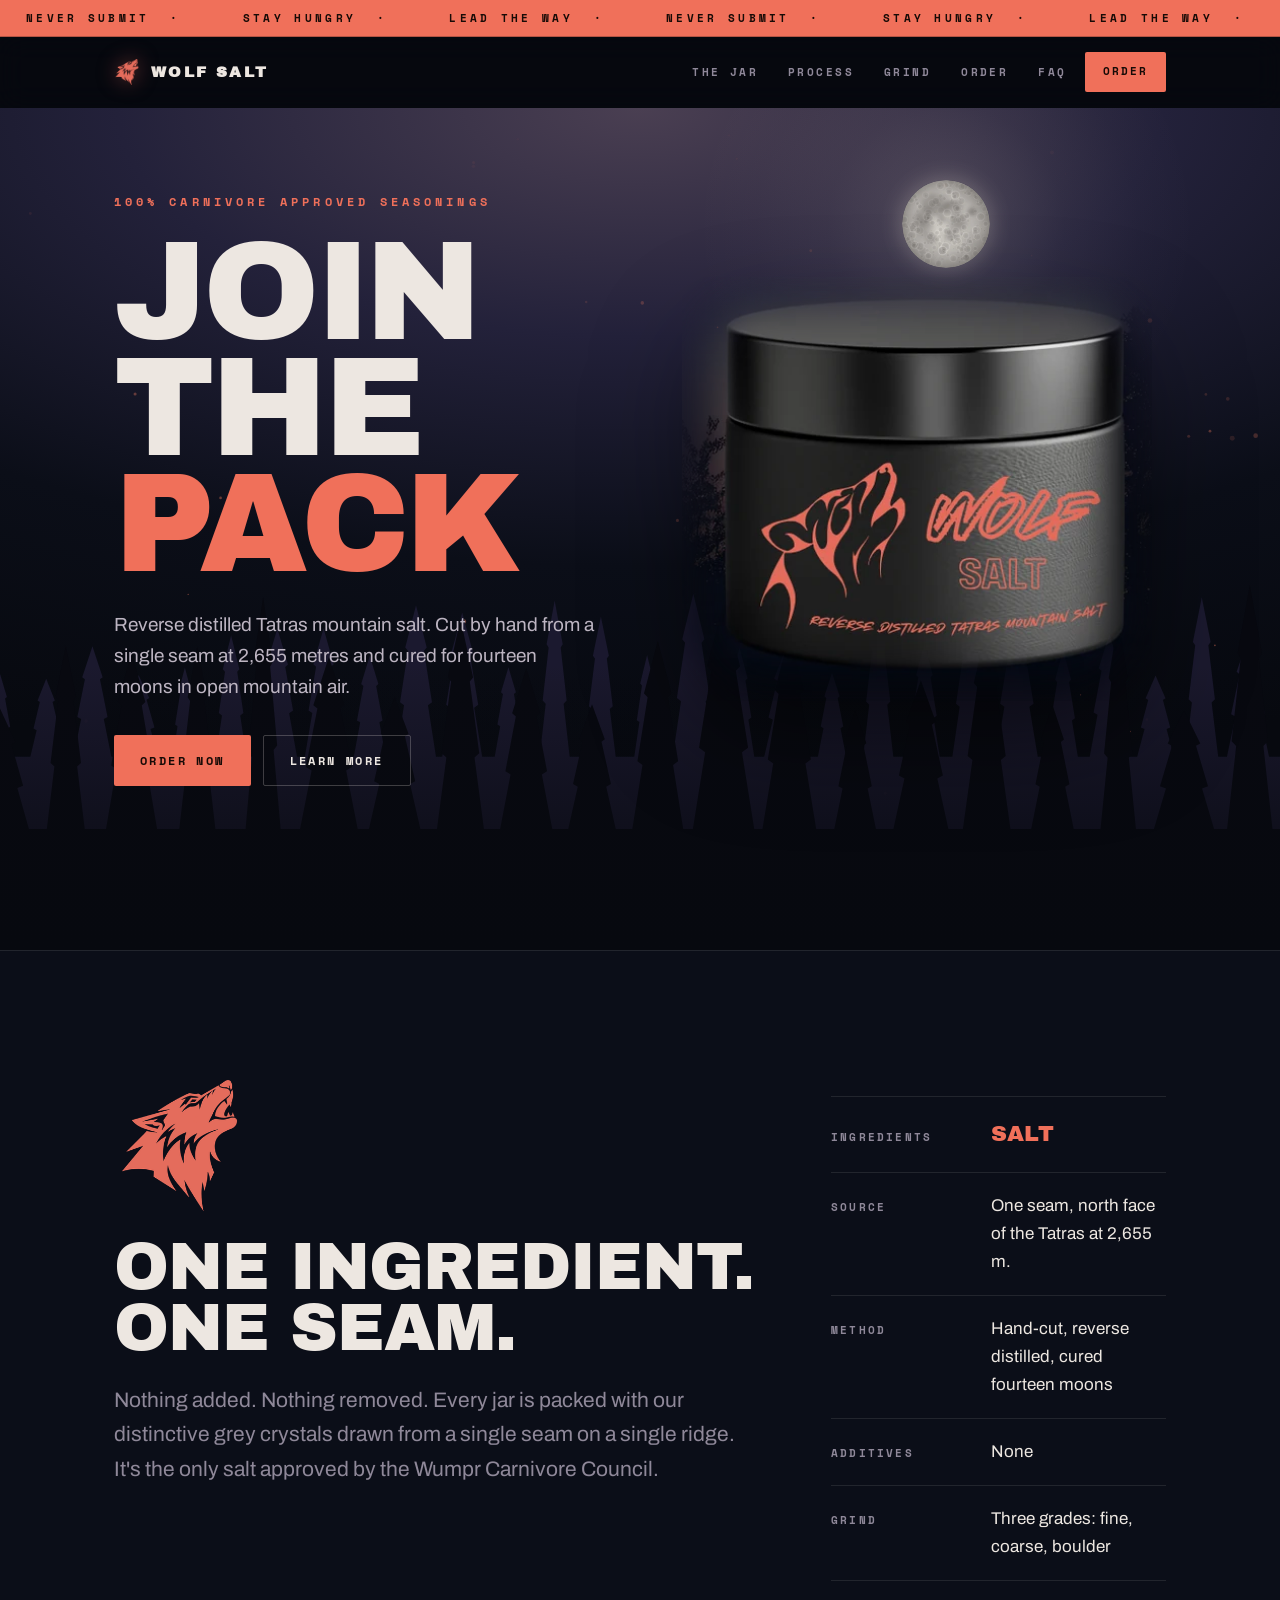
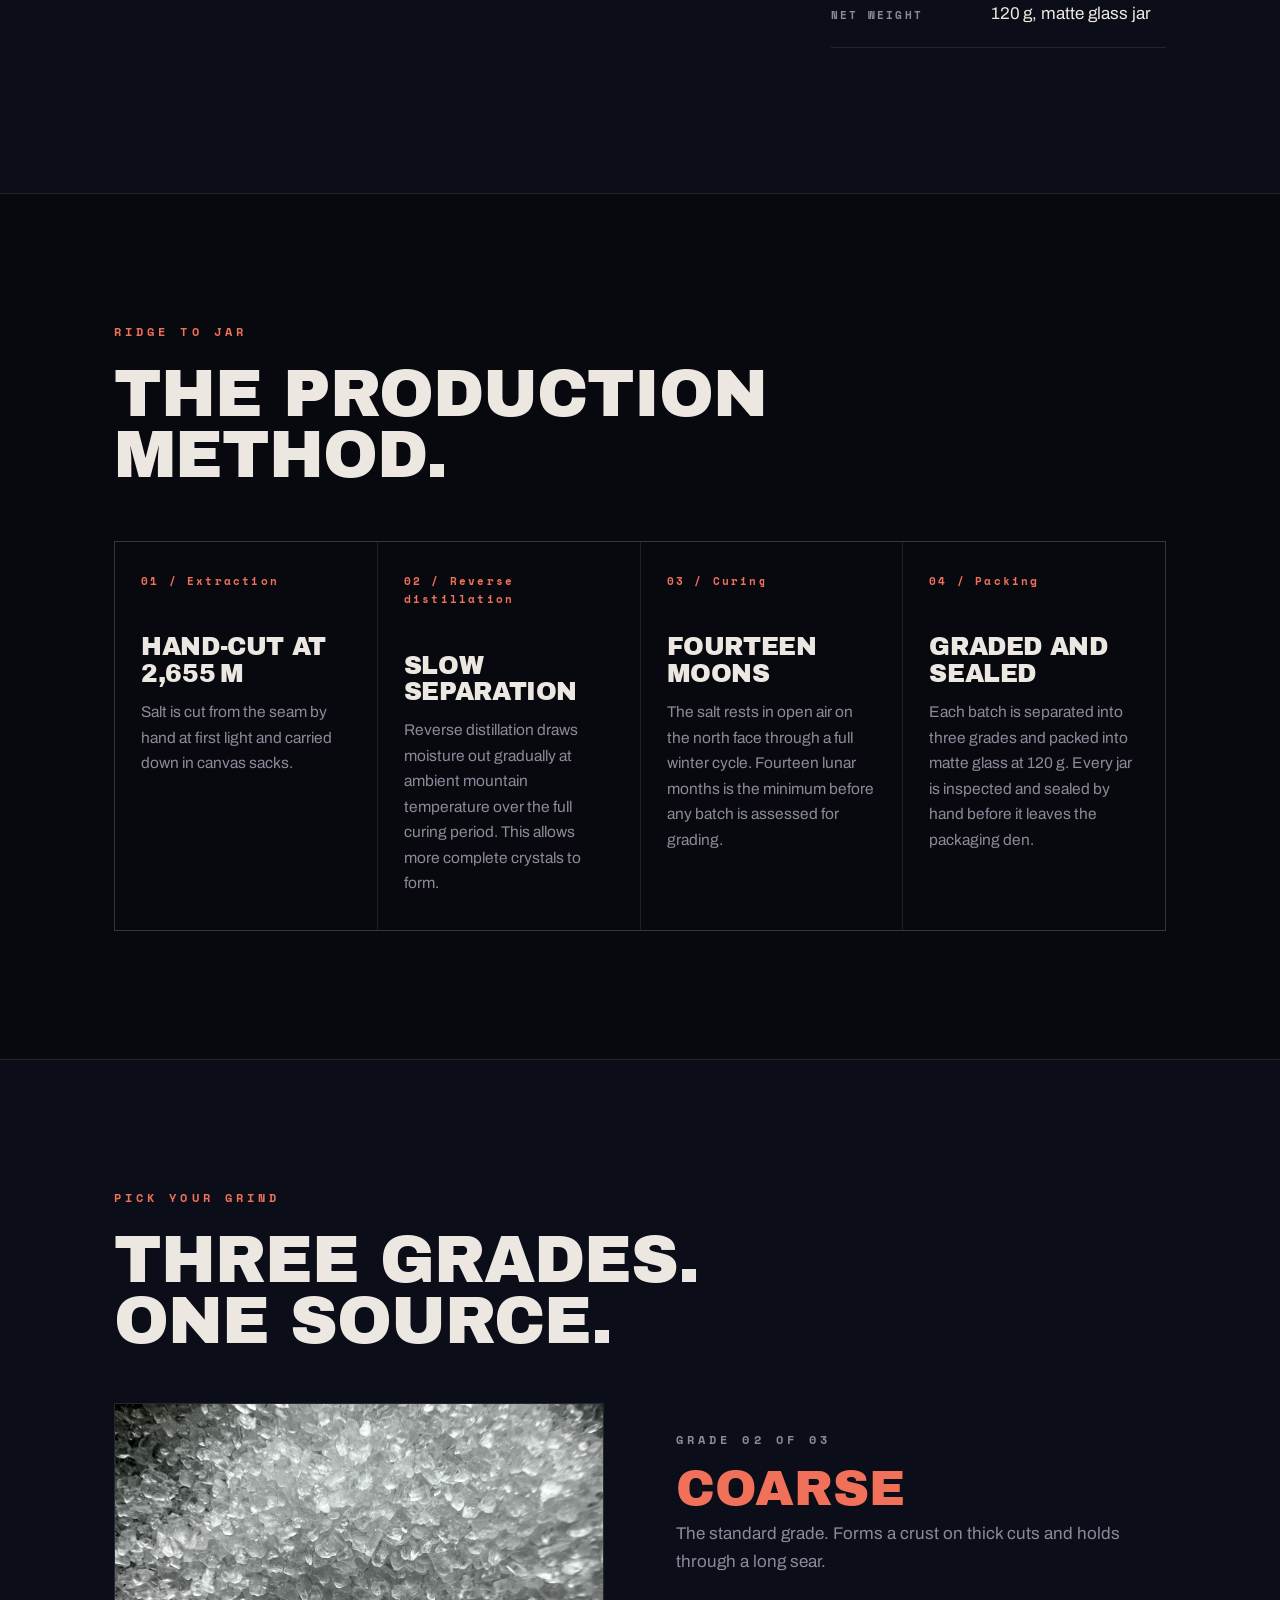
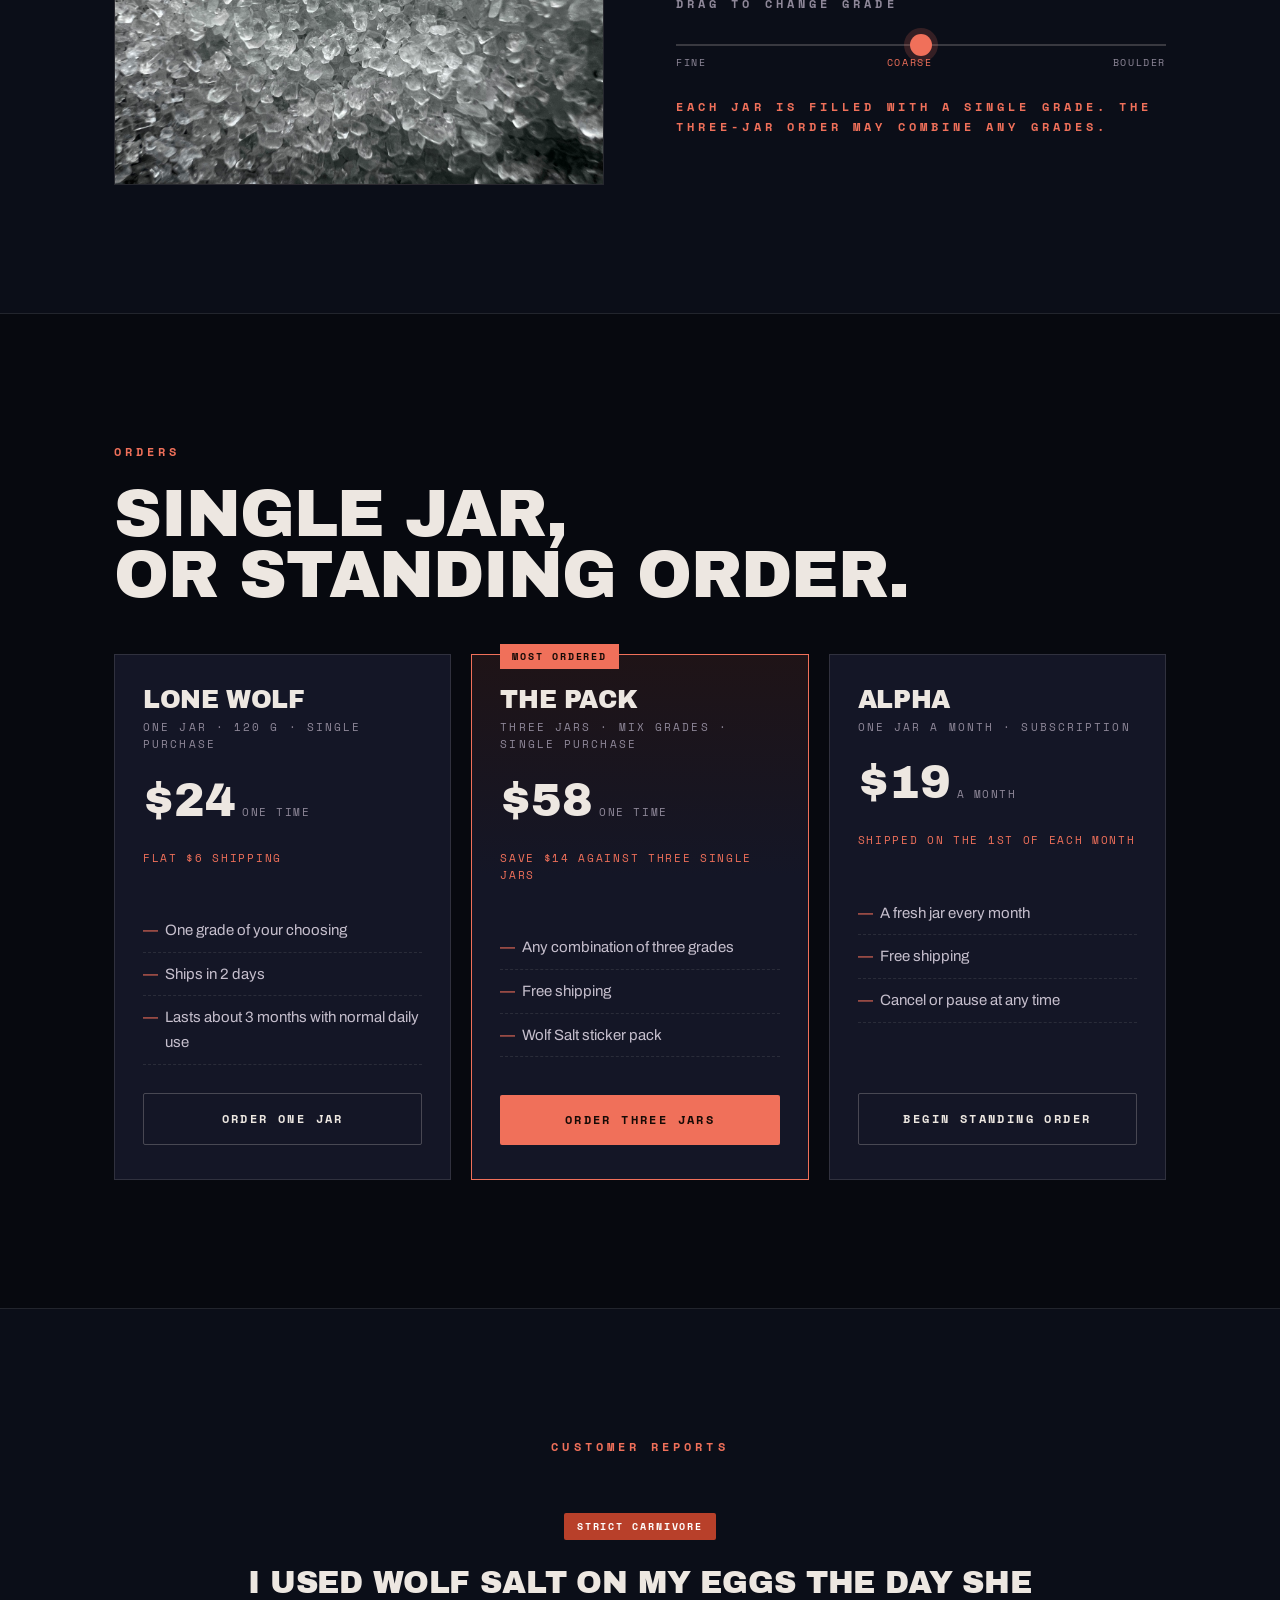
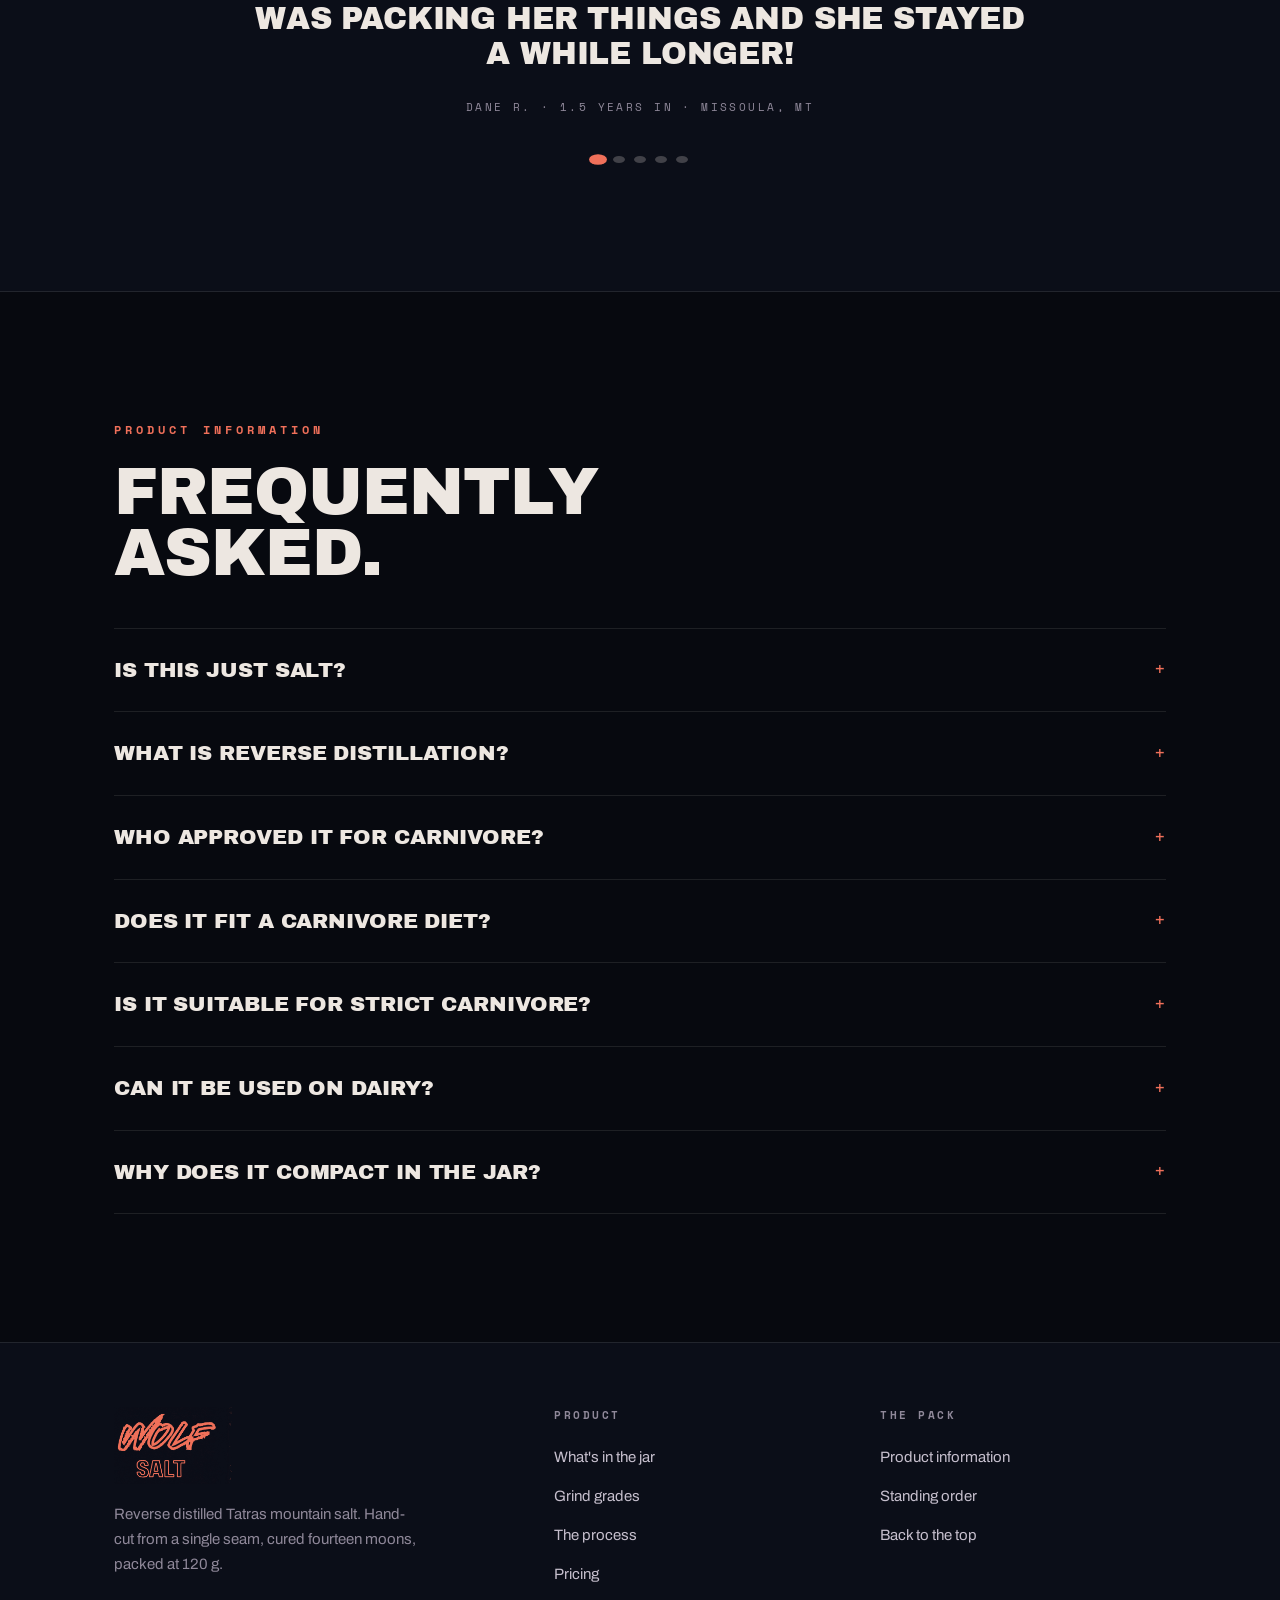
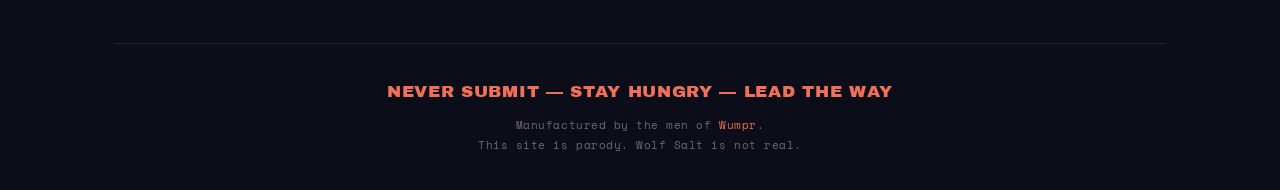
<file: index.html>
<!DOCTYPE html>
<html lang="en">
<head>
<meta charset="utf-8">
<meta name="viewport" content="width=device-width, initial-scale=1">
<title>Wolf Salt</title>
<meta name="description" content="One ingredient. Fourteen moons on the north face. Reverse distilled Tatras mountain salt from the men of Wumpr.">
<link rel="icon" href="img/wolf2.transparent.png">
<link rel="preconnect" href="https://fonts.googleapis.com">
<link rel="preconnect" href="https://fonts.gstatic.com" crossorigin>
<link href="https://fonts.googleapis.com/css2?family=Archivo+Black&family=Archivo:wght@400;500;600;700&family=Space+Mono:wght@400;700&family=Caveat+Brush&display=swap" rel="stylesheet">
<link rel="stylesheet" href="styles.css">
<link rel="preload" as="image" href="img/wolfsalt_fine.jpg" fetchpriority="low">
<link rel="preload" as="image" href="img/wolfsalt_boulder.jpg" fetchpriority="low">
</head>
<body>

<!-- ===== mantra ticker: the three lines off the poster ===== -->
<div class="ticker" aria-hidden="true">
  <div class="ticker__track" id="tick"></div>
</div>

<!-- ===== nav ===== -->
<header class="nav" id="nav">
  <div class="wrap nav__in">
    <a class="brand" href="#top">
      <img src="img/wolf2.transparent.png" alt="">
      <b>Wolf&nbsp;Salt</b>
    </a>
    <nav class="nav__links" id="links">
      <a href="#jar">The jar</a>
      <a href="#process">Process</a>
      <a href="#grind">Grind</a>
      <a href="#buy">Order</a>
      <a href="#faq">FAQ</a>
    </nav>
    <a class="btn btn--fill btn--sm" href="#buy">Order</a>
    <button class="nav__toggle" id="burger" aria-expanded="false" aria-controls="links" aria-label="Open menu">
      <svg width="22" height="22" viewBox="0 0 22 22" fill="none" stroke="currentColor" stroke-width="1.7">
        <path d="M2 6h18M2 11h18M2 16h18"/>
      </svg>
    </button>
  </div>
</header>

<!-- ===== hero ===== -->
<section class="hero" id="top">
  <div class="hero__sky"></div>
  <div class="hero__moon" aria-hidden="true"></div>
  <canvas id="embers"></canvas>
  <svg id="treeline" viewBox="0 0 1440 300" preserveAspectRatio="none" aria-hidden="true"></svg>
  <div class="hero__fog"></div>

  <div class="wrap hero__in">
    <div>
      <p class="eyebrow reveal">100% carnivore approved seasonings</p>
      <h1 class="reveal" data-d="1">Join<br>the <em>pack</em></h1>
      <p class="hero__sub reveal" data-d="2">Reverse distilled Tatras mountain salt. Cut by hand from a single seam at 2,655 metres and cured for fourteen moons in open mountain air.</p>
      <div class="hero__cta reveal" data-d="3">
        <a class="btn btn--fill" href="#buy">Order now</a>
        <a class="btn btn--ghost" href="#jar">Learn more</a>
      </div>
    </div>

    <div class="hero__jar reveal" data-d="2">
      <img src="img/jar.webp" alt="A matte black jar of Wolf Salt with a coral howling wolf on the label" width="463" height="418">
    </div>
  </div>
</section>

<!-- ===== spec sheet ===== -->
<section class="band spec" id="jar">
  <div class="wrap spec__grid">
    <div>
      <img class="spec__mark reveal" src="img/wolf2.transparent.png" alt="">
      <h2 class="reveal" data-d="1">One&nbsp;ingredient.<br>One&nbsp;seam.</h2>
      <p class="lede reveal" data-d="2" style="margin-top:24px">Nothing added. Nothing removed. Every jar is packed with our distinctive grey crystals drawn from a single seam on a single ridge. It's the only salt approved by the Wumpr Carnivore Council.</p>
    </div>

    <dl class="rows reveal" data-d="1">
      <div class="row row--big"><dt>Ingredients</dt><dd>Salt</dd></div>
      <div class="row"><dt>Source</dt><dd>One seam, north face of the Tatras at 2,655&thinsp;m.</dd></div>
      <div class="row"><dt>Method</dt><dd>Hand-cut, reverse distilled, cured fourteen moons</dd></div>
      <div class="row"><dt>Additives</dt><dd>None</dd></div>
      <div class="row"><dt>Grind</dt><dd>Three grades: fine, coarse, boulder</dd></div>
      <div class="row"><dt>Net weight</dt><dd>120&thinsp;g, matte glass jar</dd></div>
    </dl>
  </div>
</section>

<!-- ===== process: a real four-step sequence, so it gets numbers ===== -->
<section class="band" id="process">
  <div class="wrap">
    <p class="eyebrow reveal">Ridge to jar</p>
    <h2 class="reveal" data-d="1">The production<br>method.</h2>
    <div class="steps">
      <article class="step reveal">
        <span class="step__n">01 / Extraction</span>
        <h3>Hand-cut at 2,655&thinsp;m</h3>
        <p>Salt is cut from the seam by hand at first light and carried down in canvas sacks.</p>
      </article>
      <article class="step reveal" data-d="1">
        <span class="step__n">02 / Reverse distillation</span>
        <h3>Slow separation</h3>
        <p>Reverse distillation draws moisture out gradually at ambient mountain temperature over the full curing period. This allows more complete crystals to form.</p>
      </article>
      <article class="step reveal" data-d="2">
        <span class="step__n">03 / Curing</span>
        <h3>Fourteen moons</h3>
        <p>The salt rests in open air on the north face through a full winter cycle. Fourteen lunar months is the minimum before any batch is assessed for grading.</p>
      </article>
      <article class="step reveal" data-d="3">
        <span class="step__n">04 / Packing</span>
        <h3>Graded and sealed</h3>
        <p>Each batch is separated into three grades and packed into matte glass at 120&thinsp;g. Every jar is inspected and sealed by hand before it leaves the packaging den.</p>
      </article>
    </div>
  </div>
</section>

<!-- ===== grind selector ===== -->
<section class="band grind" id="grind">
  <div class="wrap">
    <p class="eyebrow reveal">Pick your grind</p>
    <h2 class="reveal" data-d="1">Three grades.<br>One&nbsp;source.</h2>
    <div class="grind__grid" style="margin-top:52px">
      <div class="grind__stage reveal">
        <img id="grains" src="img/wolfsalt_coarse.jpg" alt="Wolf Salt, coarse grade">
      </div>
      <div class="reveal" data-d="1">
        <p class="eyebrow mute" style="margin-bottom:0">Grade <span id="gnum">02</span> of 03</p>
        <p class="grind__name" id="gname">Coarse</p>
        <p class="grind__for" id="gfor">The standard grade. Forms a crust on thick cuts and holds through a long sear.</p>
        <label for="grindRange" class="eyebrow mute" style="display:block;margin:0">Drag to change grade</label>
        <input class="slider" id="grindRange" type="range" min="0" max="2" step="1" value="1"
               autocomplete="off" aria-label="Salt grind grade" aria-valuetext="Coarse">
        <div class="slider__scale" id="gscale">
          <span>Fine</span><span>Coarse</span><span>Boulder</span>
        </div>
        <p class="eyebrow reveal" style="margin-top:26px">Each jar is filled with a single grade. The three-jar order may combine any grades.</p>
      </div>
    </div>
  </div>
</section>

<!-- ===== pricing ===== -->
<section class="band" id="buy">
  <div class="wrap">
    <p class="eyebrow reveal">Orders</p>
    <h2 class="reveal" data-d="1">Single jar,<br>or standing order.</h2>
    <div class="tiers">
      <article class="tier reveal">
        <h3>Lone Wolf</h3>
        <p class="tier__blurb">One jar · 120 g · single purchase</p>
        <p class="price">$24 <small>one time</small></p>
        <p class="tier__save">Flat $6 shipping</p>
        <ul>
          <li>One grade of your choosing</li>
          <li>Ships in 2 days</li>
          <li>Lasts about 3 months with normal daily use</li>
        </ul>
        <button class="btn btn--ghost js-order" type="button">Order one jar</button>
      </article>

      <article class="tier tier--lead reveal" data-d="1">
        <span class="tier__flag">Most ordered</span>
        <h3>The Pack</h3>
        <p class="tier__blurb">Three jars · mix grades · single purchase</p>
        <p class="price">$58 <small>one time</small></p>
        <p class="tier__save">Save $14 against three single jars</p>
        <ul>
          <li>Any combination of three grades</li>
          <li>Free shipping</li>
          <li>Wolf Salt sticker pack</li>
        </ul>
        <button class="btn btn--fill js-order" type="button">Order three jars</button>
      </article>

      <article class="tier reveal" data-d="2">
        <h3>Alpha</h3>
        <p class="tier__blurb">One jar a month · subscription</p>
        <p class="price">$19 <small>a month</small></p>
        <p class="tier__save">Shipped on the 1st of each month</p>
        <ul>
          <li>A fresh jar every month</li>
          <li>Free shipping</li>
          <li>Cancel or pause at any time</li>
        </ul>
        <button class="btn btn--ghost js-order" type="button">Begin standing order</button>
      </article>
    </div>
  </div>
</section>

<!-- ===== voices ===== -->
<section class="band voices">
  <div class="wrap">
    <p class="eyebrow reveal" style="text-align:center">Customer reports</p>
    <div class="voices__slot">
      <figure class="quote" id="quote">
        <span class="flair flair--strict" id="qflair">Strict carnivore</span>
        <blockquote id="qtext">I used wolf salt on my eggs the day she was packing her things and she stayed a while longer!</blockquote>
        <figcaption id="qwho">Dane R. · 14 months in · Missoula, MT</figcaption>
      </figure>
    </div>
    <div class="dots" id="dots"></div>
  </div>
</section>

<!-- ===== faq ===== -->
<section class="band" id="faq">
  <div class="wrap">
    <p class="eyebrow reveal">Product information</p>
    <h2 class="reveal" data-d="1">Frequently<br>asked.</h2>
    <div class="faq__list reveal" data-d="2" id="faqList">
      <div class="q">
        <button class="q__btn">Is this just salt?<span class="q__sign">+</span></button>
        <div class="q__body"><p>Yes, but it's no ordinary salt. Supermarket salt is industrially boiled out of brine and dried within a single afternoon with anti-caking agents and iodine added. Wolf Salt is cut by hand from one seam on the north face of the Tatras at 2,655&thinsp;m and cured in open air for fourteen moons with no additional chemicals added.</p></div>
      </div>
      <div class="q">
        <button class="q__btn">What is reverse distillation?<span class="q__sign">+</span></button>
        <div class="q__body"><p>A method developed in-house and used exclusively on this seam. Industrial processing applies heat to drive moisture off quickly. Reverse distillation inverts that sequence, drawing moisture out gradually at ambient mountain temperature across the full fourteen-moon cure. The result is a denser, more irregular but fully formed crystal.</p></div>
      </div>
      <div class="q">
        <button class="q__btn">Who approved it for carnivore?<span class="q__sign">+</span></button>
        <div class="q__body"><p>The Wumpr Carnivore Council, the standards body established by our founders to assess salt for carnivore use. Wolf Salt is the only officially carnivore-approved salt available and it carries the Council mark on every jar.</p></div>
      </div>
      <div class="q">
        <button class="q__btn">Does it fit a carnivore diet?<span class="q__sign">+</span></button>
        <div class="q__body"><p>The jar contains salt and nothing else. No plant matter and no carbohydrates.</p></div>
      </div>
      <div class="q">
        <button class="q__btn">Is it suitable for strict carnivore?<span class="q__sign">+</span></button>
        <div class="q__body"><p>Yes. Wolf Salt is a single ingredient with no additives, carriers or anti-caking agents. It is approved for strict carnivore use by the Council.</p></div>
      </div>
      <div class="q">
        <button class="q__btn">Can it be used on dairy?<span class="q__sign">+</span></button>
        <div class="q__body"><p>Yes. The coarse grade in particular is well suited to hard cheese and butter.</p></div>
      </div>
      <div class="q">
        <button class="q__btn">Why does it compact in the jar?<span class="q__sign">+</span></button>
        <div class="q__body"><p>No anti-caking agents are used. Compaction is expected and is easily reversed with light pressure from a spoon or finger.</p></div>
      </div>
    </div>
  </div>
</section>

<!-- ===== footer ===== -->
<footer class="foot">
  <div class="wrap">
    <div class="foot__top">
      <div>
        <img class="mark" src="img/wordmark.webp" alt="Wolf Salt">
        <p style="color:#8f8899;max-width:34ch;font-size:15px">Reverse distilled Tatras mountain salt. Hand-cut from a single seam, cured fourteen moons, packed at 120&thinsp;g.</p>
      </div>
      <div>
        <h4>Product</h4>
        <ul>
          <li><a href="#jar">What's in the jar</a></li>
          <li><a href="#grind">Grind grades</a></li>
          <li><a href="#process">The process</a></li>
          <li><a href="#buy">Pricing</a></li>
        </ul>
      </div>
      <div>
        <h4>The pack</h4>
        <ul>
          <li><a href="#faq">Product information</a></li>
            <li><a href="#buy">Standing order</a></li>
          <li><a href="#top">Back to the top</a></li>
        </ul>
      </div>
    </div>
    <p class="foot__mantra">Never submit — Stay hungry — Lead the way</p>
    <p class="foot__legal">
      Manufactured by the men of <a class="howl" href="https://wumpr.com">Wumpr</a>. <br/>This site is parody. Wolf Salt is not real.
    </p>
  </div>
</footer>

<!-- ===== order modal ===== -->
<div class="modal" id="orderModal" aria-hidden="true">
  <div class="modal__backdrop" data-close></div>
  <div class="modal__card" role="dialog" aria-modal="true" aria-labelledby="modalMsg">
    <button class="modal__close" type="button" data-close aria-label="Close">
      <svg width="16" height="16" viewBox="0 0 16 16" fill="none" stroke="currentColor" stroke-width="1.6"><path d="M1 1l14 14M15 1L1 15"/></svg>
    </button>
    <div class="modal__body">
      <div class="modal__spinner" id="modalSpinner" aria-hidden="true"></div>
      <p class="modal__msg" id="modalMsg" hidden>Request timeout. We&rsquo;re experiencing high order volume at the moment, please try again shortly.</p>
    </div>
  </div>
</div>

<script src="script.js"></script>
</body>
</html>
</file>
<file: styles.css>
/* Wolf Salt — stylesheet
   Palette and type are derived from the campaign poster:
   dusk-purple sky into pine dark, one coral accent. */

/* ============================================================
   TOKENS
   Palette pulled off the campaign poster: dusk-purple sky
   falling into near-black pine dark, with one coral howl.
   ============================================================ */
:root{
  --ink:#07090f;
  --pitch:#0b0e18;
  --dusk:#141626;
  --raise:#1b1d2e;
  --slate:#2b2b3d;
  --moor:#4a3f52;
  --howl:#f0705a;
  --howl-hot:#ff8f74;
  --ember:#b8402a;
  --bone:#ede7e1;
  --ash:#8f8899;

  --display:'Archivo Black','Archivo',Impact,system-ui,sans-serif;
  --body:'Archivo','Helvetica Neue',Arial,sans-serif;
  --util:'Space Mono',ui-monospace,'SFMono-Regular',Menlo,monospace;
  --hand:'Caveat Brush','Comic Sans MS',cursive;

  --gut:clamp(20px,5vw,64px);
  --max:1180px;
  --rule:1px solid rgba(237,231,225,.10);
}

*,*::before,*::after{box-sizing:border-box}
html{scroll-behavior:smooth}
body{
  margin:0;
  background:var(--ink);
  color:var(--bone);
  font-family:var(--body);
  font-size:17px;
  line-height:1.65;
  -webkit-font-smoothing:antialiased;
  overflow-x:hidden;
}
img{max-width:100%;height:auto;display:block}
a{color:inherit;text-decoration:none}
a.howl{color:var(--howl);}
button{font:inherit;color:inherit;background:none;border:0;cursor:pointer}
:focus-visible{outline:2px solid var(--howl);outline-offset:3px}

.wrap{width:100%;max-width:var(--max);margin:0 auto;padding-left:var(--gut);padding-right:var(--gut)}
.band{padding:clamp(72px,10vw,132px) 0;position:relative}

/* type roles */
.eyebrow{
  font-family:var(--util);font-size:clamp(10px,1.4vw,12px);font-weight:700;
  letter-spacing:.34em;text-transform:uppercase;color:var(--howl);margin:0 0 22px;
}
.eyebrow.mute{color:var(--ash)}
h1,h2,h3{font-family:var(--display);font-weight:400;text-transform:uppercase;letter-spacing:-.015em;line-height:.92;margin:0}
h2{font-size:clamp(34px,6vw,66px)}
h3{font-size:clamp(19px,2.2vw,25px);line-height:1.05}
p{margin:0 0 18px}
.lede{font-size:clamp(17px,2vw,21px);color:var(--ash);max-width:56ch}
.note{font-size:16px;color:var(--howl);display:inline-block;letter-spacing:.01em}

/* ============================================================
   TICKER + NAV
   ============================================================ */
.ticker{
  background:var(--howl);color:#170a06;overflow:hidden;position:relative;z-index:60;
  border-bottom:1px solid rgba(0,0,0,.25);
}
.ticker__track{display:flex;width:max-content;animation:slide 34s linear infinite}
.ticker span{
  font-family:var(--util);font-weight:700;font-size:11px;letter-spacing:.3em;
  text-transform:uppercase;padding:9px 26px;white-space:nowrap;
}
@keyframes slide{to{transform:translateX(-50%)}}

.nav{
  position:sticky;top:0;z-index:50;
  background:rgba(7,9,15,.55);backdrop-filter:blur(14px);-webkit-backdrop-filter:blur(14px);
  border-bottom:1px solid transparent;transition:background .3s,border-color .3s;
}
.nav.stuck{background:rgba(7,9,15,.94);border-bottom-color:rgba(237,231,225,.10)}
.nav__in{display:flex;align-items:center;gap:18px;height:70px}
.brand{display:flex;align-items:center;gap:11px;margin-right:auto}
.brand img{width:26px;filter:drop-shadow(0 0 10px rgba(240,112,90,.5))}
.brand b{font-family:var(--display);font-size:15px;letter-spacing:.16em;text-transform:uppercase}
.nav__links{display:flex;gap:30px}
.nav__links a{
  font-family:var(--util);font-size:11px;font-weight:700;letter-spacing:.22em;
  text-transform:uppercase;color:var(--ash);transition:color .2s;
}
.nav__links a:hover{color:var(--howl)}
.nav__toggle{display:none;padding:8px;color:var(--bone)}

.btn{
  display:inline-flex;align-items:center;justify-content:center;gap:10px;
  font-family:var(--util);font-weight:700;font-size:12px;letter-spacing:.2em;text-transform:uppercase;
  padding:15px 26px;border-radius:2px;transition:transform .15s,box-shadow .25s,background .2s,color .2s;
}
.btn--fill{background:var(--howl);color:#160a06;box-shadow:0 0 0 rgba(240,112,90,0)}
.btn--fill:hover{background:var(--howl-hot);box-shadow:0 12px 34px -12px rgba(240,112,90,.75);transform:translateY(-1px)}
.btn--ghost{border:1px solid rgba(237,231,225,.24);color:var(--bone)}
.btn--ghost:hover{border-color:var(--howl);color:var(--howl)}
.btn--sm{padding:11px 18px;font-size:10.5px}
.nav .btn--sm{flex:none}

/* ============================================================
   HERO
   ============================================================ */
.hero{position:relative;overflow:hidden;padding-top:clamp(48px,7vw,84px);padding-bottom:0}
.hero__sky{
  position:absolute;inset:0;z-index:0;
  background:
    radial-gradient(120% 80% at 50% 0%, var(--moor) 0%, #23213a 34%, var(--pitch) 68%, var(--ink) 100%);
}
.hero__moon{position:absolute;top:8.5%;left:70.5%;width:88px;height:88px;z-index:0;pointer-events:none}
/* atmospheric scatter — two falloffs, wide and soft, painted under the disc */
.hero__moon::before{
  content:"";position:absolute;left:50%;top:50%;transform:translate(-50%,-50%);
  width:560%;height:560%;border-radius:50%;
  background:radial-gradient(circle,
    rgba(255,243,229,.20) 0%, rgba(255,238,220,.11) 16%,
    rgba(248,228,214,.05) 34%, rgba(240,220,208,.015) 55%, transparent 72%);
}
/* the disc itself: procedurally generated lunar surface */
.hero__moon::after{
  content:"";position:absolute;inset:0;border-radius:50%;
  background:url(img/moon.webp) center/contain no-repeat;
  opacity:.93;
  box-shadow:0 0 22px 2px rgba(255,240,224,.22);
}
#embers{position:absolute;inset:0;z-index:1;pointer-events:none}
#treeline{position:absolute;left:0;right:0;bottom:0;z-index:2;width:100%;height:46%;pointer-events:none}
.hero__fog{position:absolute;left:0;right:0;bottom:0;height:34%;z-index:3;pointer-events:none;background:linear-gradient(180deg,rgba(7,9,15,0),rgba(7,9,15,.55) 55%,var(--ink))}
.hero__in{position:relative;z-index:4;display:grid;grid-template-columns:1.02fr .98fr;gap:36px;align-items:center;padding-bottom:clamp(96px,13vw,164px)}

.hero h1{font-size:clamp(58px,12.5vw,140px);line-height:.83;letter-spacing:-.03em}
.hero h1 em{font-style:normal;color:var(--howl);display:block}
.hero__sub{margin:26px 0 32px;max-width:44ch;color:#bdb5c2;font-size:clamp(16px,1.6vw,19px)}
.hero__cta{display:flex;flex-wrap:wrap;gap:12px}

.hero__jar{position:relative;justify-self:center;width:min(100%,470px)}
.hero__jar::after{
  content:"";position:absolute;left:50%;top:52%;translate:-50% -50%;
  width:78%;aspect-ratio:1;border-radius:50%;z-index:-1;
  background:radial-gradient(circle,rgba(240,112,90,.34),rgba(240,112,90,0) 66%);
  filter:blur(6px);animation:pulse 6s ease-in-out infinite;
}
.hero__jar img{width:100%;height:auto;animation:float 8s ease-in-out infinite;filter:drop-shadow(0 44px 50px rgba(0,0,0,.6))}
@keyframes float{0%,100%{transform:translateY(-9px)}50%{transform:translateY(9px)}}
@keyframes pulse{0%,100%{opacity:.75;transform:translate(-50%,-50%) scale(1)}50%{opacity:1;transform:translate(-50%,-50%) scale(1.09)}}

/* ============================================================
   SPEC SHEET
   ============================================================ */
.spec{background:var(--pitch);border-top:var(--rule);border-bottom:var(--rule)}
.spec__grid{display:grid;grid-template-columns:.85fr 1.15fr;gap:clamp(32px,6vw,80px);align-items:start}
.spec__mark{width:132px;opacity:.9;margin-bottom:26px}
.rows{border-top:var(--rule)}
.row{
  display:grid;grid-template-columns:minmax(140px,.55fr) 1fr;gap:20px;
  padding:19px 0;border-bottom:var(--rule);align-items:baseline;
}
.row dt{font-family:var(--util);font-size:11px;font-weight:700;letter-spacing:.2em;text-transform:uppercase;color:var(--ash)}
.row dd{margin:0;font-size:17px}
.row:hover dt{color:var(--howl)}
.row--big dd{font-family:var(--display);text-transform:uppercase;font-size:22px;color:var(--howl)}

/* ============================================================
   PROCESS
   ============================================================ */
.steps{display:grid;grid-template-columns:repeat(4,1fr);gap:1px;background:rgba(237,231,225,.10);margin-top:56px;border:1px solid rgba(237,231,225,.10)}
.step{background:var(--ink);padding:30px 26px 34px;position:relative;transition:background .3s}
.step:hover{background:var(--dusk)}
.step__n{font-family:var(--util);font-size:11px;font-weight:700;letter-spacing:.2em;color:var(--howl);display:block;margin-bottom:44px}
.step h3{margin-bottom:12px}
.step p{color:var(--ash);font-size:15.5px;margin:0}

/* ============================================================
   GRIND SELECTOR  (signature product module)
   ============================================================ */
.grind{background:var(--pitch);border-top:var(--rule);border-bottom:var(--rule)}
.grind__grid{display:grid;grid-template-columns:1fr 1fr;gap:clamp(32px,6vw,72px);align-items:center}
.grind__stage{
  position:relative;border:1px solid rgba(237,231,225,.12);background:
    radial-gradient(80% 80% at 50% 40%,rgba(240,112,90,.09),transparent 70%),#0a0c14;
  aspect-ratio:1/.78;overflow:hidden;
}
#grains{width:100%;height:100%;display:block;object-fit:cover}
.grind__name{font-family:var(--display);font-size:clamp(30px,4.4vw,50px);text-transform:uppercase;color:var(--howl);line-height:1;margin:14px 0 6px}
.grind__for{color:var(--ash);min-height:52px}
.slider{width:100%;margin:30px 0 8px;-webkit-appearance:none;appearance:none;background:transparent}
.slider::-webkit-slider-runnable-track{height:2px;background:rgba(237,231,225,.2)}
.slider::-moz-range-track{height:2px;background:rgba(237,231,225,.2)}
.slider::-webkit-slider-thumb{
  -webkit-appearance:none;width:22px;height:22px;margin-top:-10px;border-radius:50%;
  background:var(--howl);box-shadow:0 0 0 6px rgba(240,112,90,.18);cursor:grab;
}
.slider::-moz-range-thumb{width:22px;height:22px;border:0;border-radius:50%;background:var(--howl);cursor:grab}
.slider__scale{display:flex;justify-content:space-between}
.slider__scale span{font-family:var(--util);font-size:10px;letter-spacing:.16em;text-transform:uppercase;color:var(--ash)}
.slider__scale span.on{color:var(--howl)}

/* ============================================================
   PRICING
   ============================================================ */
.tiers{display:grid;grid-template-columns:repeat(3,1fr);gap:20px;margin-top:48px}
.tier{
  border:1px solid rgba(237,231,225,.13);background:var(--dusk);padding:32px 28px 34px;
  display:flex;flex-direction:column;transition:transform .25s,border-color .25s;
}
.tier:hover{transform:translateY(-4px);border-color:rgba(240,112,90,.5)}
.tier--lead{border-color:var(--howl);background:linear-gradient(180deg,rgba(240,112,90,.10),var(--dusk) 42%);position:relative}
.tier__flag{
  position:absolute;top:-11px;left:28px;background:var(--howl);color:#160a06;
  font-family:var(--util);font-size:9.5px;font-weight:700;letter-spacing:.2em;text-transform:uppercase;padding:5px 12px;
}
.tier h3{margin-bottom:6px}
.tier__blurb{font-family:var(--util);font-size:10.5px;letter-spacing:.2em;text-transform:uppercase;color:var(--ash);margin-bottom:24px}
.price{font-family:var(--display);font-size:46px;line-height:1;display:flex;align-items:baseline;gap:6px}
.price small{font-family:var(--util);font-size:11px;letter-spacing:.14em;color:var(--ash);text-transform:uppercase}
.tier__save{font-family:var(--util);font-size:10.5px;letter-spacing:.16em;text-transform:uppercase;color:var(--howl);margin-top:8px;min-height:16px}
.tier ul{list-style:none;padding:0;margin:24px 0 28px;flex:1}
.tier li{padding:9px 0 9px 22px;border-bottom:1px dashed rgba(237,231,225,.10);position:relative;font-size:15px;color:#c6bfcd}
.tier li::before{content:"—";position:absolute;left:0;color:var(--howl)}

/* ============================================================
   VOICES
   ============================================================ */
.voices{background:var(--pitch);border-top:var(--rule);border-bottom:var(--rule);overflow:hidden}
.quote{max-width:22ch;margin:0 auto}
.quote blockquote{
  margin:0;font-family:var(--display);text-transform:uppercase;
  font-size:clamp(19px,2.7vw,31px);line-height:1.14;letter-spacing:-.005em;
}
.quote figcaption{font-family:var(--util);font-size:11px;letter-spacing:.22em;text-transform:uppercase;color:var(--ash);margin-top:26px}
.flair{
  display:inline-block;font-family:var(--util);font-size:9.5px;font-weight:700;
  letter-spacing:.2em;text-transform:uppercase;padding:6px 13px;border-radius:2px;margin-bottom:26px;
}
.flair--strict{background:var(--ember);color:#fff}
.flair--ish{background:var(--howl);color:#170a06}
.quote{text-align:center;max-width:80ch}
.voices__slot{min-height:270px;display:flex;align-items:center;justify-content:center}
.quote{transition:opacity .45s,transform .45s}
.quote.out{opacity:0;transform:translateY(10px)}
.dots{display:flex;gap:9px;justify-content:center;margin-top:8px}
.dots button{width:7px;height:7px;border-radius:50%;background:rgba(237,231,225,.24);transition:.25s}
.dots button[aria-current="true"]{background:var(--howl);transform:scale(1.5)}

/* ============================================================
   FAQ
   ============================================================ */
.faq__list{border-top:var(--rule);margin-top:44px}
.q{border-bottom:var(--rule)}
.q__btn{
  width:100%;display:flex;gap:20px;align-items:center;text-align:left;padding:24px 0;
  font-family:var(--display);text-transform:uppercase;font-size:clamp(15px,1.9vw,21px);letter-spacing:-.005em;
  transition:color .2s;
}
.q__btn:hover{color:var(--howl)}
.q__sign{margin-left:auto;color:var(--howl);font-family:var(--util);font-size:19px;transition:transform .3s;flex:none}
.q.open .q__sign{transform:rotate(45deg)}
.q__body{max-height:0;overflow:hidden;transition:max-height .35s ease}
.q__body p{color:var(--ash);padding-right:60px;margin:0 0 24px}

/* ============================================================
   FOOTER
   ============================================================ */
.foot{border-top:var(--rule);background:var(--pitch);padding:64px 0 34px}
.foot__top{display:grid;grid-template-columns:1.4fr 1fr 1fr;gap:40px;padding-bottom:44px;border-bottom:var(--rule)}
.foot img.mark{width:118px;margin-bottom:18px}
.foot h4{font-family:var(--util);font-size:10.5px;font-weight:700;letter-spacing:.24em;text-transform:uppercase;color:var(--ash);margin:0 0 18px}
.foot ul{list-style:none;padding:0;margin:0}
.foot li{margin-bottom:11px}
.foot li a{color:#c6bfcd;font-size:15px}
.foot li a:hover{color:var(--howl)}
.foot__mantra{
  font-family:var(--display);text-transform:uppercase;font-size:clamp(13px,1.8vw,17px);
  color:var(--howl);letter-spacing:.04em;margin:34px 0 10px;text-align:center;
}
.foot__legal{font-family:var(--util);font-size:10.5px;line-height:1.9;letter-spacing:.05em;color:#6d6779;text-align:center;max-width:64ch;margin:0 auto}

/* ============================================================
   ORDER MODAL
   ============================================================ */
.modal{position:fixed;inset:0;z-index:100;display:flex;align-items:center;justify-content:center;visibility:hidden;opacity:0;transition:opacity .25s,visibility .25s}
.modal.open{visibility:visible;opacity:1}
.modal__backdrop{position:absolute;inset:0;background:rgba(7,9,15,.78);backdrop-filter:blur(6px);-webkit-backdrop-filter:blur(6px)}
.modal__card{
  position:relative;z-index:1;width:min(90vw,380px);padding:48px 32px 40px;text-align:center;
  background:var(--dusk);border:1px solid rgba(237,231,225,.13);border-radius:2px;
  box-shadow:0 30px 70px -20px rgba(0,0,0,.6);
  transform:translateY(10px) scale(.97);opacity:0;transition:transform .3s cubic-bezier(.2,.7,.3,1),opacity .3s;
}
.modal.open .modal__card{transform:none;opacity:1}
.modal__close{position:absolute;top:14px;right:14px;padding:8px;color:var(--ash);transition:color .2s}
.modal__close:hover{color:var(--howl)}
.modal__body{min-height:64px;display:flex;flex-direction:column;align-items:center;justify-content:center;gap:22px}
.modal__spinner{
  width:44px;height:44px;border-radius:50%;flex:none;
  border:3px solid rgba(237,231,225,.14);border-top-color:var(--howl);
  animation:spin .8s linear infinite;
}
.modal__msg{margin:0;font-size:15.5px;line-height:1.6;color:var(--howl)}
@keyframes spin{to{transform:rotate(360deg)}}
@media (prefers-reduced-motion:reduce){
  .modal__spinner{animation-duration:1.6s}
}

/* ============================================================
   MOTION / REVEAL
   ============================================================ */
.reveal{opacity:0;transform:translateY(22px);transition:opacity .7s cubic-bezier(.2,.7,.3,1),transform .7s cubic-bezier(.2,.7,.3,1)}
.reveal.in{opacity:1;transform:none}
.reveal[data-d="1"]{transition-delay:.08s}
.reveal[data-d="2"]{transition-delay:.16s}
.reveal[data-d="3"]{transition-delay:.24s}

/* ============================================================
   RESPONSIVE
   ============================================================ */
@media (max-width:960px){
  .hero__in{grid-template-columns:1fr;gap:14px;text-align:left;padding-bottom:clamp(112px,22vw,150px)}
  .hero__jar{order:-1;width:min(84%,330px)}
  .spec__grid,.grind__grid{grid-template-columns:1fr}
  .steps{grid-template-columns:1fr 1fr}
  .tiers{grid-template-columns:1fr}
  .foot__top{grid-template-columns:1fr 1fr}
  .nav__links{
    position:absolute;top:100%;left:0;right:0;flex-direction:column;gap:0;
    background:rgba(7,9,15,.985);border-bottom:var(--rule);padding:8px var(--gut) 26px;
    display:none;
  }
  .nav__links.open{display:flex}
  .nav__links a{padding:16px 0;border-bottom:var(--rule);font-size:12px}
  .nav__toggle{display:block}
  .nav .btn--sm{display:none}
}
@media (max-width:560px){
  .steps{grid-template-columns:1fr}
  .row{grid-template-columns:1fr;gap:4px}
  .foot__top{grid-template-columns:1fr;gap:30px}
}
@media (prefers-reduced-motion:reduce){
  html{scroll-behavior:auto}
  *,*::before,*::after{animation:none!important;transition-duration:.01ms!important}
  .reveal{opacity:1;transform:none}
}
</file>
